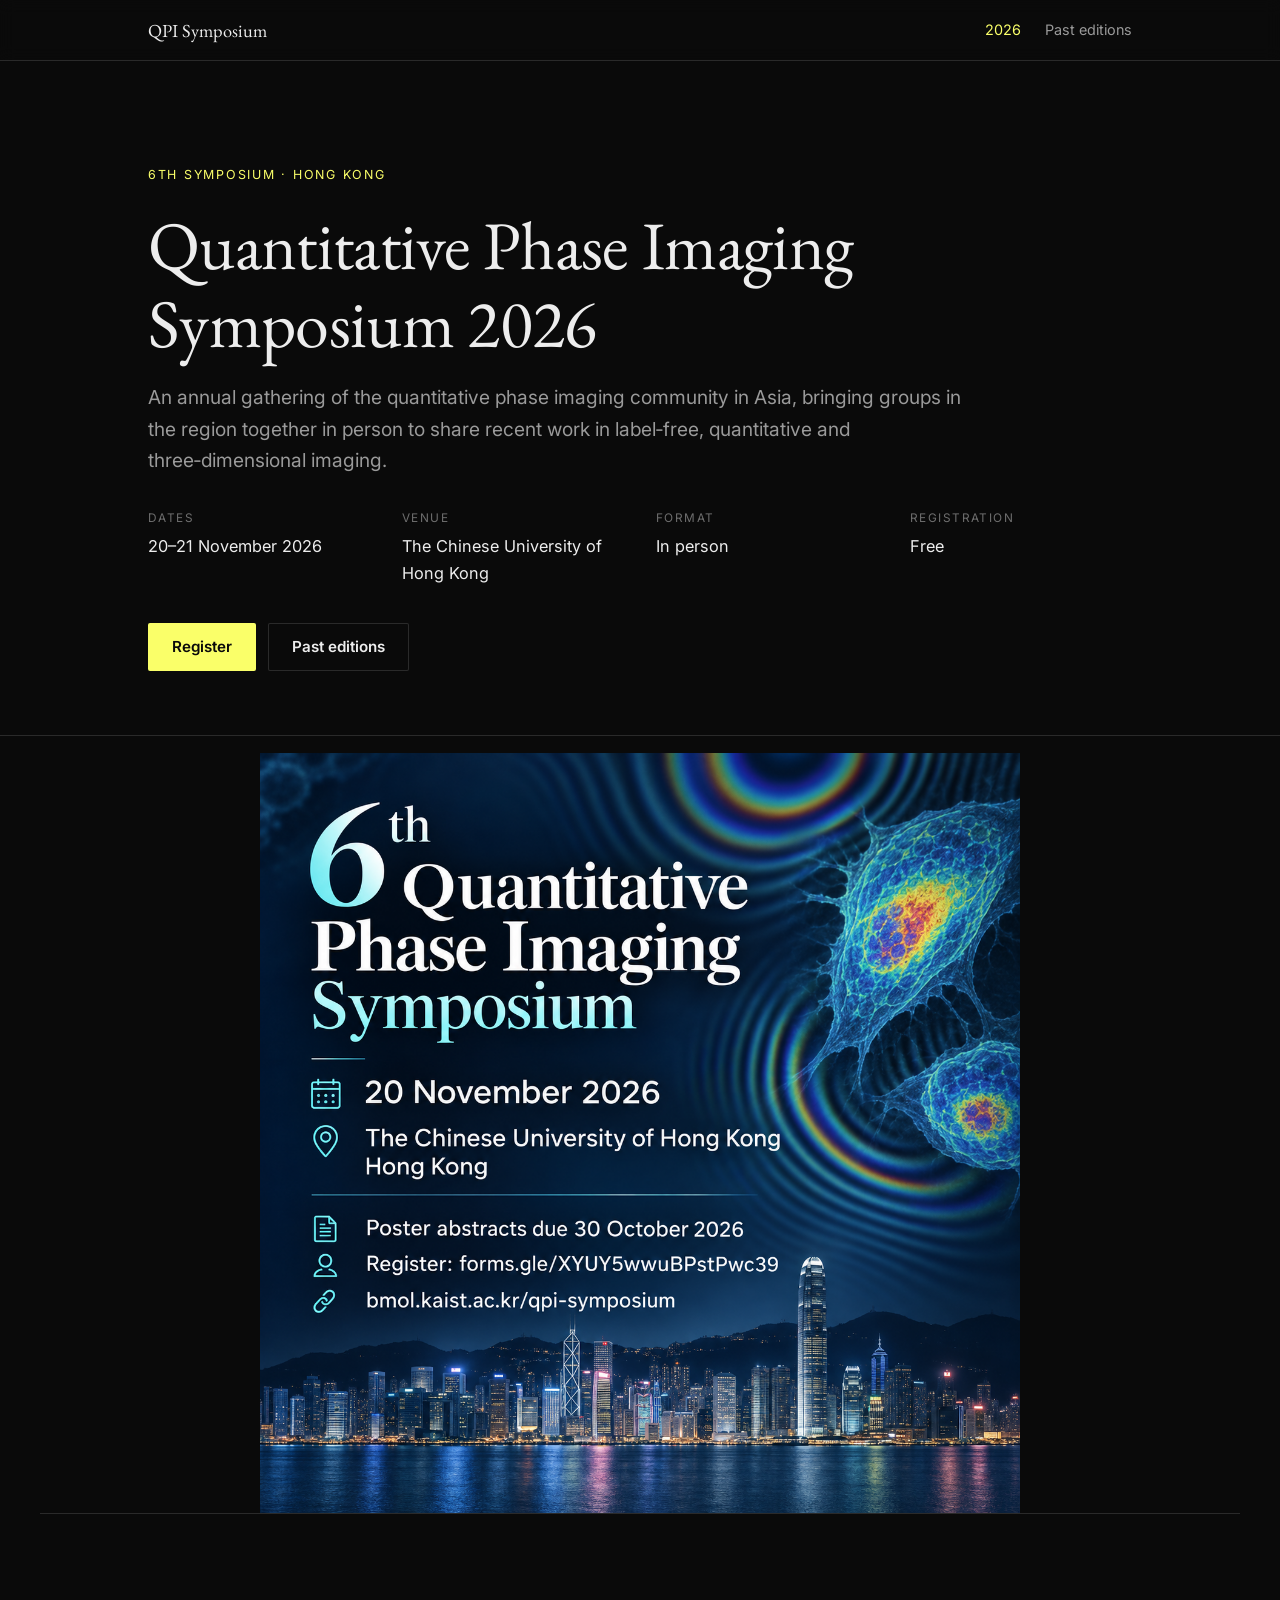
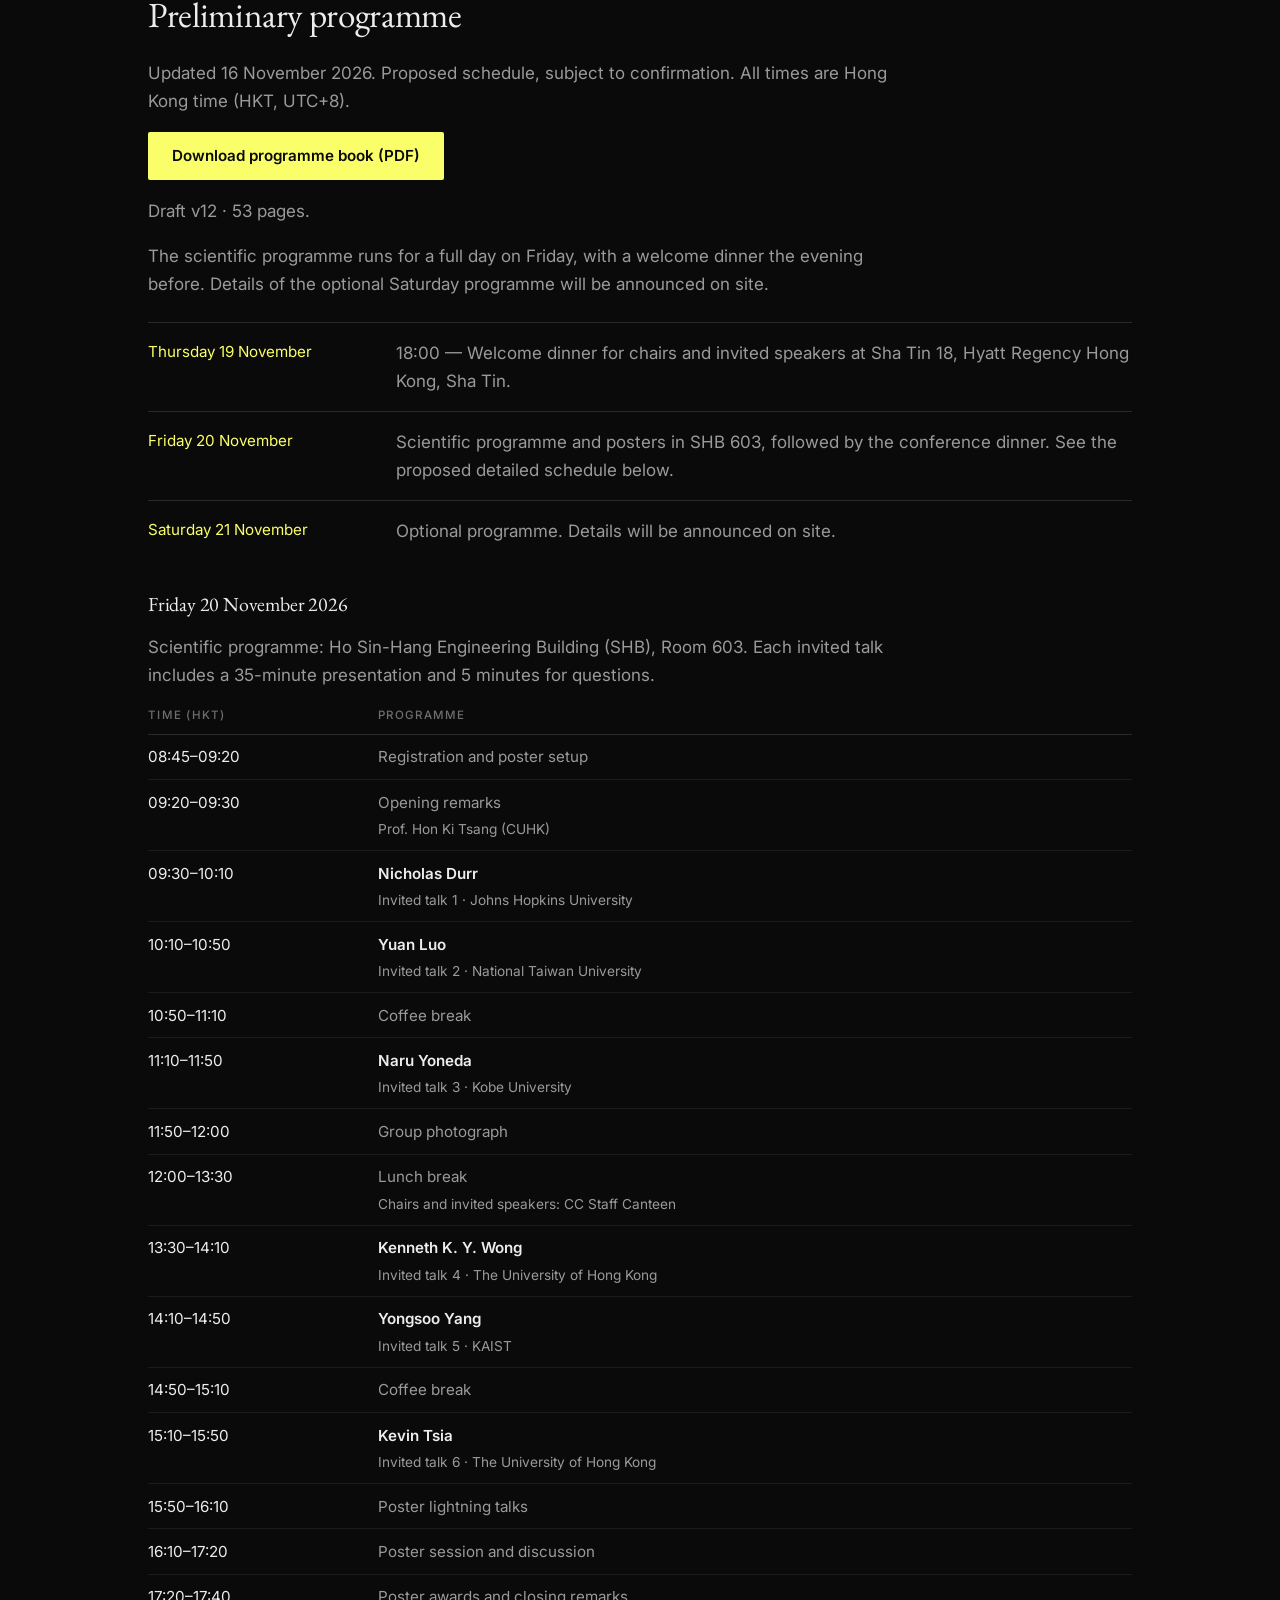
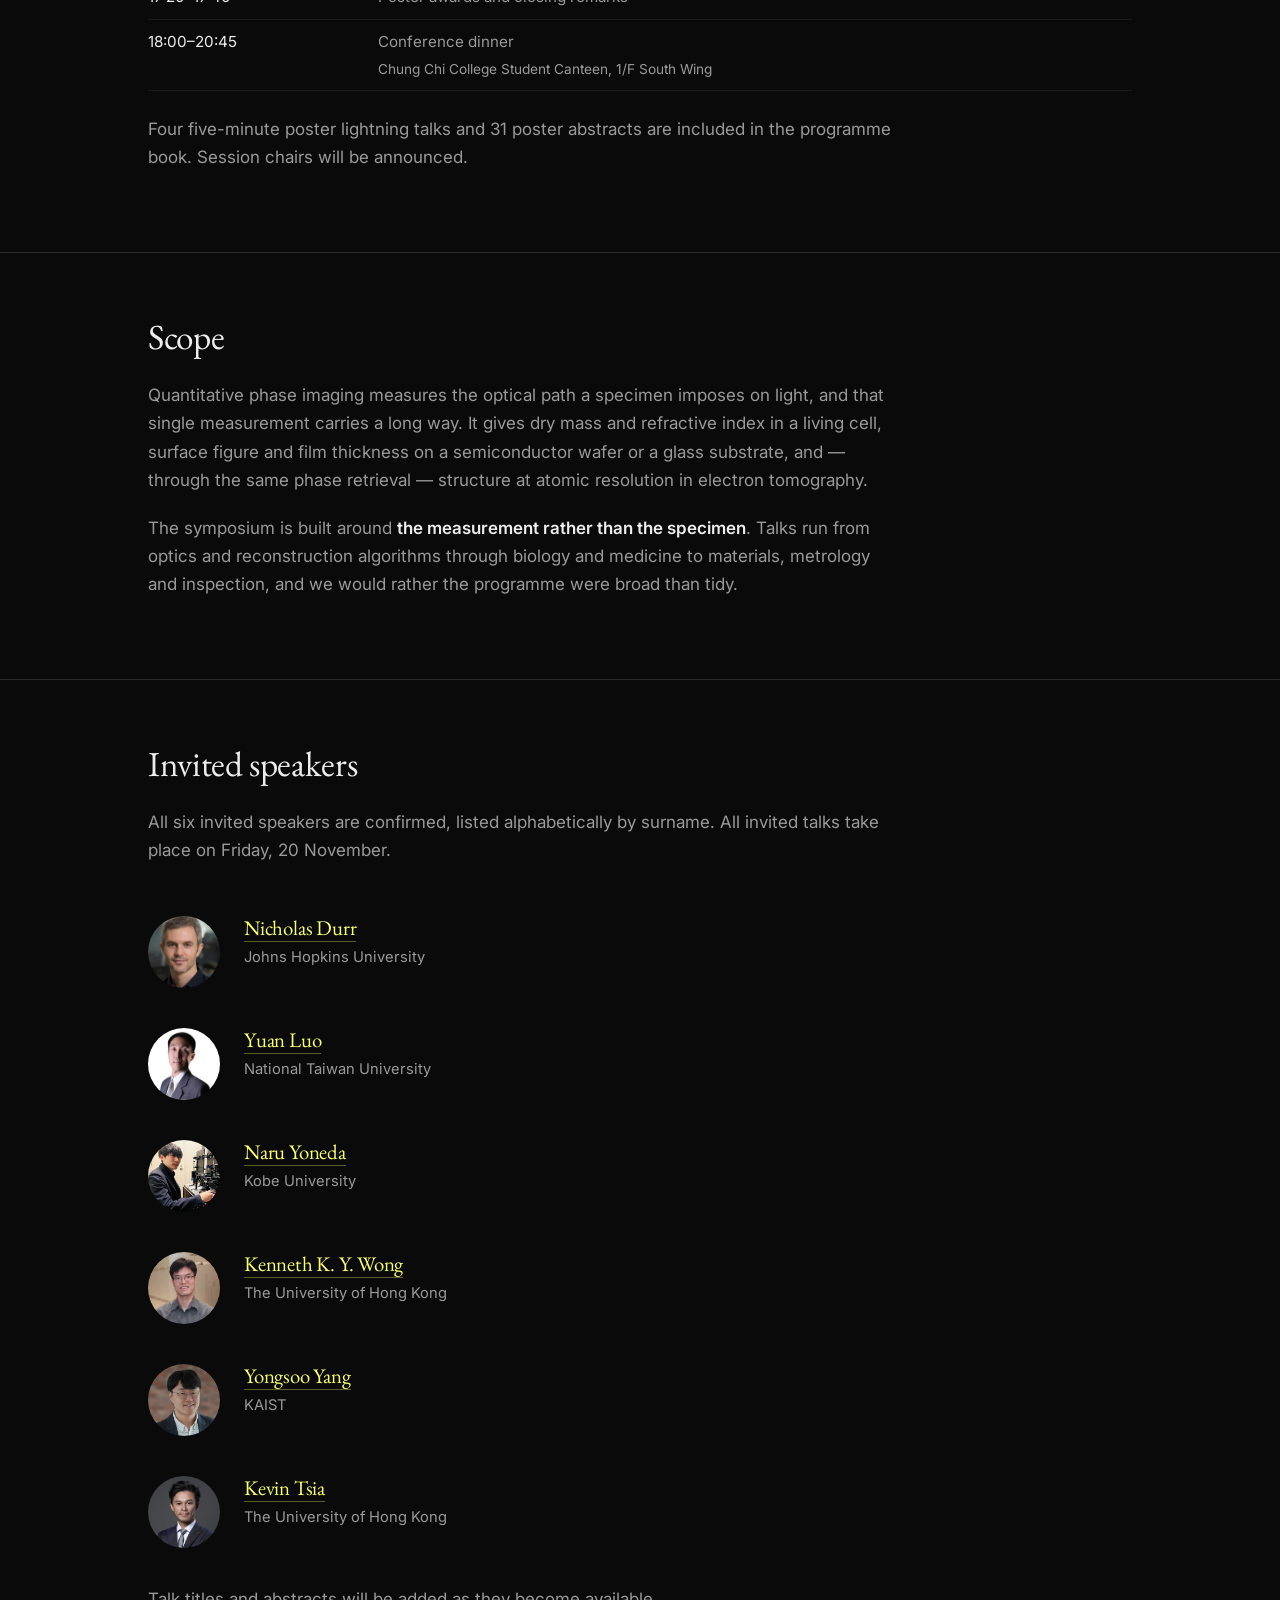
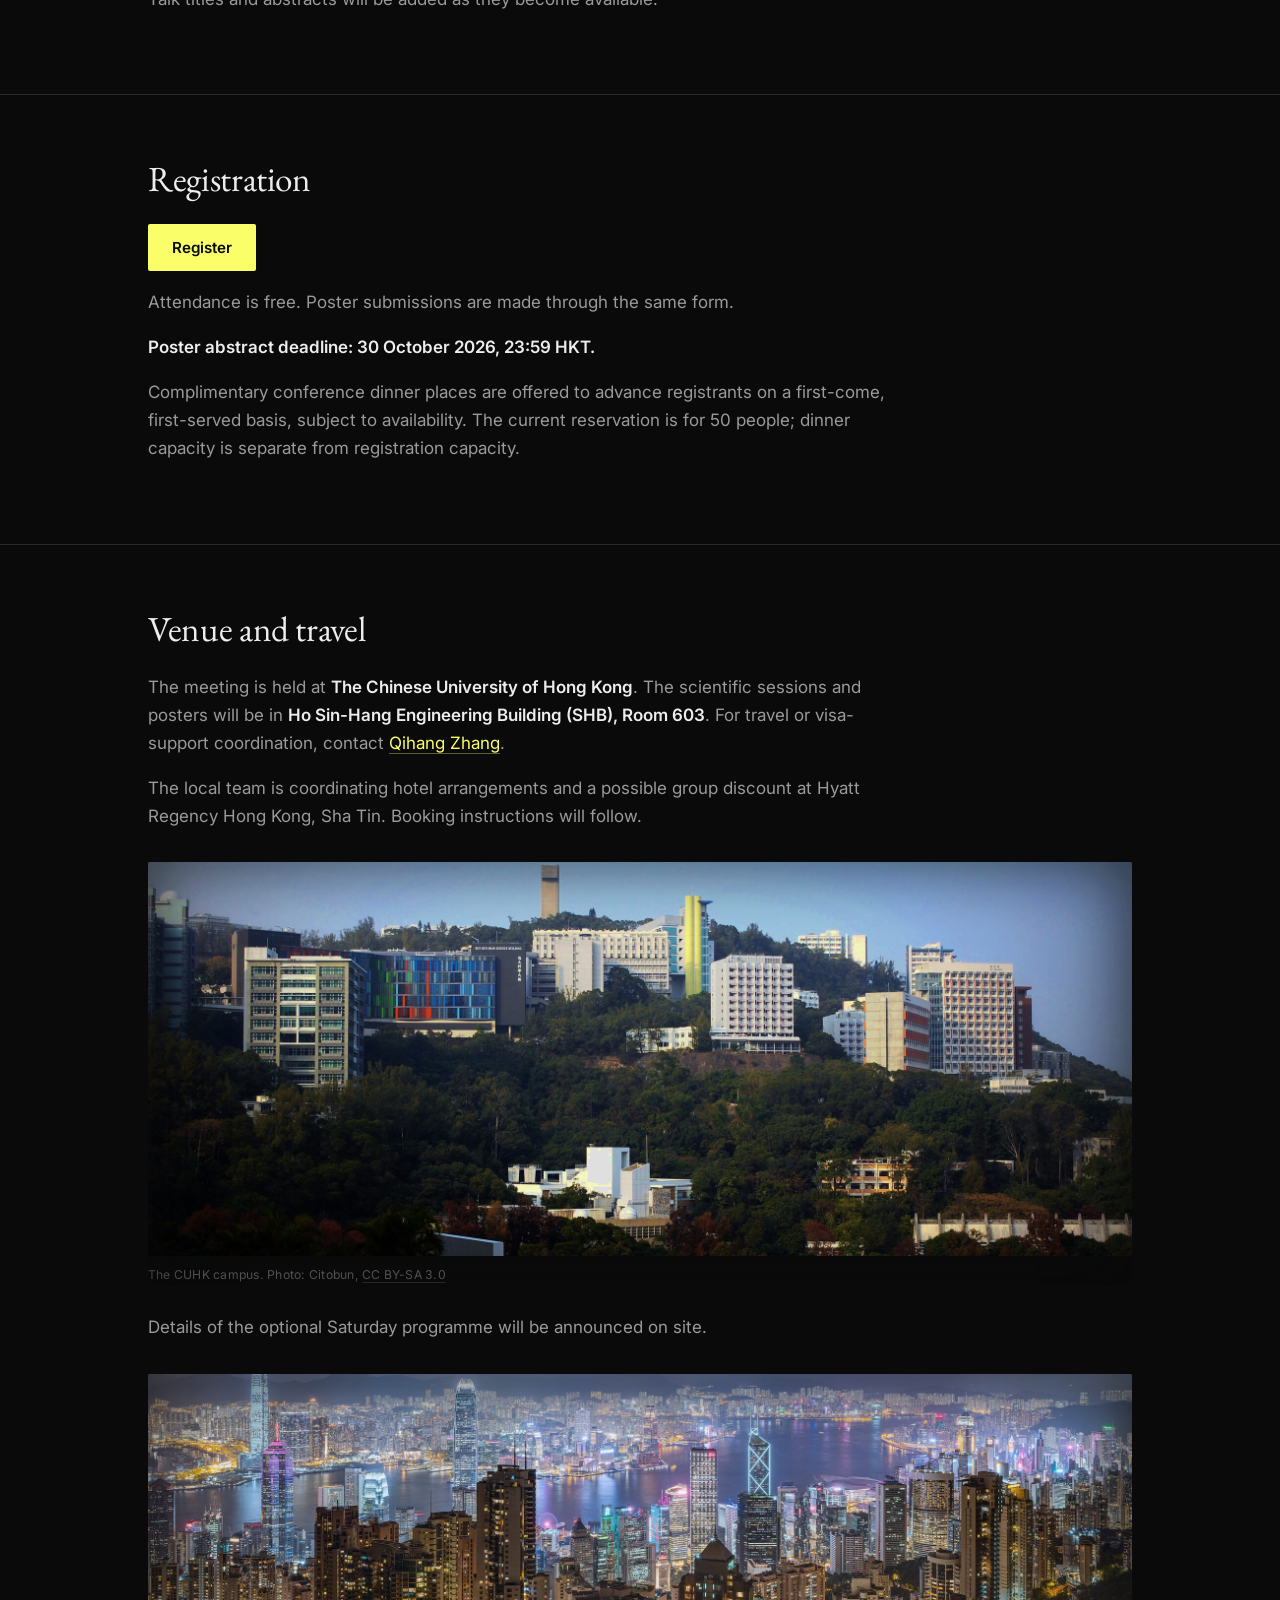
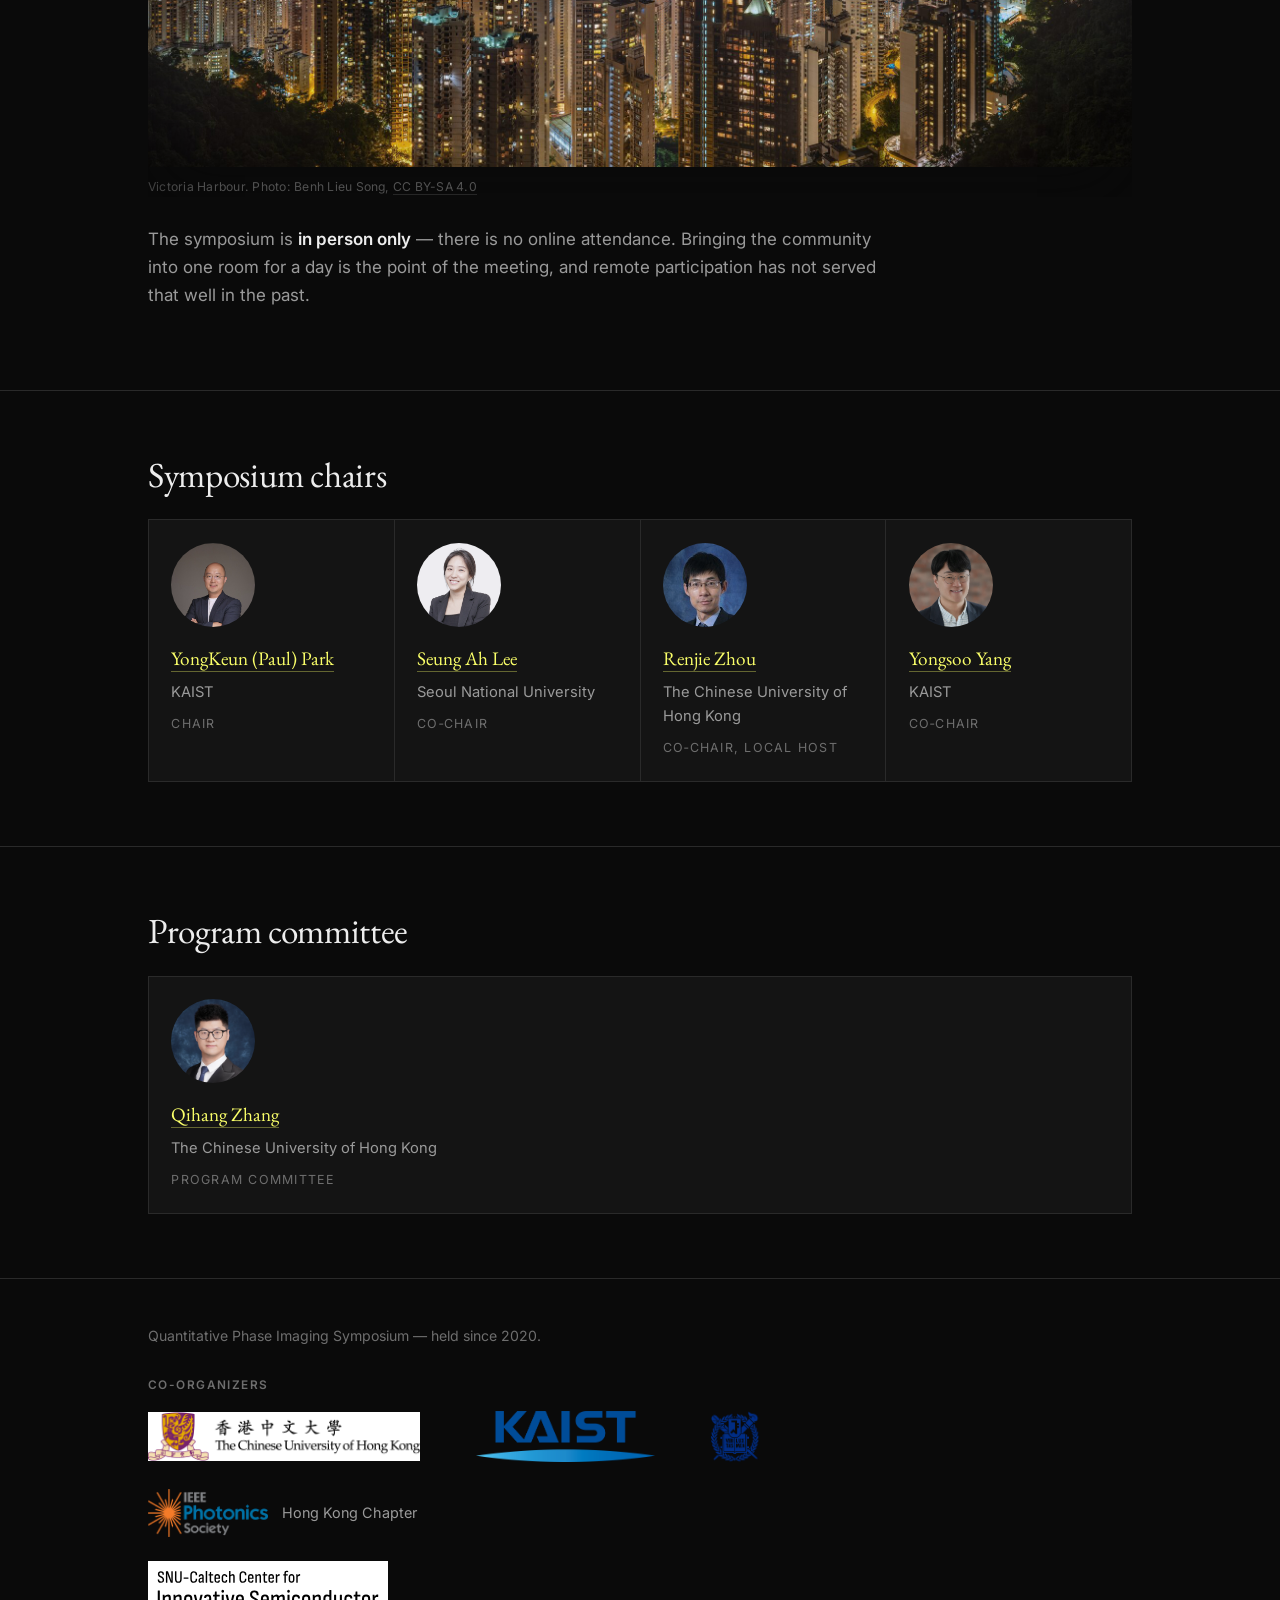
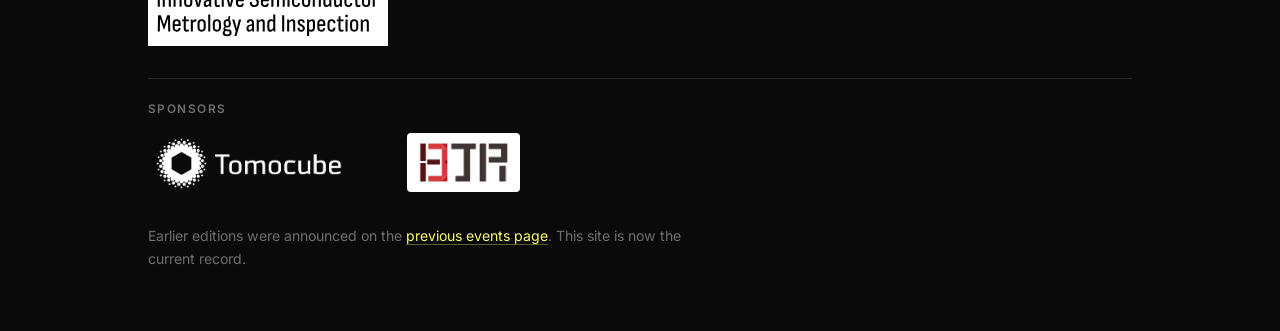
<file: index.html>
<!doctype html>
<html lang="en">
<head>
  <meta charset="utf-8">
  <meta name="viewport" content="width=device-width, initial-scale=1">
  <title>The 6th Quantitative Phase Imaging Symposium — Hong Kong, 20–21 November 2026</title>
  <meta name="description" content="The 6th Quantitative Phase Imaging Symposium, 20–21 November 2026, at The Chinese University of Hong Kong, Hong Kong.">
  <meta property="og:title" content="The 6th Quantitative Phase Imaging Symposium — Hong Kong, 20–21 November 2026">
  <meta property="og:description" content="The 6th Quantitative Phase Imaging Symposium, 20–21 November 2026, at The Chinese University of Hong Kong, Hong Kong.">
  <meta property="og:type" content="website">
  <link rel="canonical" href="https://bmolkaist.github.io/qpi-symposium/">
  <link rel="preconnect" href="https://fonts.googleapis.com">
  <link rel="preconnect" href="https://fonts.gstatic.com" crossorigin>
  <link href="https://fonts.googleapis.com/css2?family=EB+Garamond:wght@400;500&family=Inter:wght@400;500;600&display=swap" rel="stylesheet">
  <link rel="stylesheet" href="assets/css/style.css?v=20261102-programme">
</head>
<body>

<header class="topbar">
  <div class="wrap">
    <a class="brand" href="">QPI Symposium</a>
    <nav class="navlinks">
      <a href="" aria-current="page">2026</a>
      <a href="past/">Past editions</a>
    </nav>
  </div>
</header>

<div class="hero">
  <div class="wrap">
    <p class="eyebrow">6th Symposium &middot; Hong Kong</p>
    <h1>Quantitative Phase Imaging<br>Symposium 2026</h1>
    <p class="lede">An annual gathering of the quantitative phase imaging community in Asia, bringing groups in the region together in person to share recent work in label&#8209;free, quantitative and three&#8209;dimensional imaging.</p>
    <div class="facts">
      <div><div class="k">Dates</div><div class="v">20–21 November 2026</div></div>
      <div><div class="k">Venue</div><div class="v">The Chinese University of Hong Kong</div></div>
      <div><div class="k">Format</div><div class="v">In person</div></div>
      <div><div class="k">Registration</div><div class="v">Free</div></div>
    </div>
    <div class="btnrow">
      <a class="btn" href="https://forms.gle/XYUY5wwuBPstPwc39">Register</a>
      <a class="btn ghost" href="past/">Past editions</a>
    </div>
  </div>
</div>

<figure class="band poster-band">
  <img src="assets/img/qpi-symposium-poster.png" alt="Poster for the 6th Quantitative Phase Imaging Symposium, Hong Kong, 20 November 2026" width="1254" height="1254">
</figure>

<section>
  <div class="wrap">
    <h2>Preliminary programme</h2>
    <p>Updated 16 November 2026. Proposed schedule, subject to confirmation. All times are Hong Kong time (HKT, UTC+8).</p>
    <p><a class="btn" href="assets/programme/2026-11-20_QPI-Symposium_Programbook-draft_v12.pdf?rev=2" download>Download programme book (PDF)</a></p><p>Draft v12 &middot; 53 pages.</p>
    <p>The scientific programme runs for a full day on Friday, with a welcome dinner the evening before. Details of the optional Saturday programme will be announced on site.</p>
    <ul class="schedule">
      <li><div class="day">Thursday 19 November</div><div class="what">18:00 — Welcome dinner for chairs and invited speakers at Sha Tin 18, Hyatt Regency Hong Kong, Sha Tin.</div></li>
      <li><div class="day">Friday 20 November</div><div class="what">Scientific programme and posters in SHB 603, followed by the conference dinner. See the proposed detailed schedule below.</div></li>
      <li><div class="day">Saturday 21 November</div><div class="what">Optional programme. Details will be announced on site.</div></li>
    </ul>
    <h3 style="margin-top:2rem">Friday 20 November 2026</h3>
    <p>Scientific programme: Ho Sin-Hang Engineering Building (SHB), Room 603. Each invited talk includes a 35-minute presentation and 5 minutes for questions.</p>
    <div class="tablewrap">
      <table class="speakers programme">
        <thead><tr><th scope="col">Time (HKT)</th><th scope="col">Programme</th></tr></thead>
        <tbody>
<tr><td>08:45–09:20</td><td>Registration and poster setup</td></tr>
<tr><td>09:20–09:30</td><td>Opening remarks<div class="event-detail">Prof. Hon Ki Tsang (CUHK)</div></td></tr>
<tr><td>09:30–10:10</td><td><strong>Nicholas Durr</strong><div class="event-detail">Invited talk 1 · Johns Hopkins University</div></td></tr>
<tr><td>10:10–10:50</td><td><strong>Yuan Luo</strong><div class="event-detail">Invited talk 2 · National Taiwan University</div></td></tr>
<tr><td>10:50–11:10</td><td>Coffee break</td></tr>
<tr><td>11:10–11:50</td><td><strong>Naru Yoneda</strong><div class="event-detail">Invited talk 3 · Kobe University</div></td></tr>
<tr><td>11:50–12:00</td><td>Group photograph</td></tr>
<tr><td>12:00–13:30</td><td>Lunch break<div class="event-detail">Chairs and invited speakers: CC Staff Canteen</div></td></tr>
<tr><td>13:30–14:10</td><td><strong>Kenneth K. Y. Wong</strong><div class="event-detail">Invited talk 4 · The University of Hong Kong</div></td></tr>
<tr><td>14:10–14:50</td><td><strong>Yongsoo Yang</strong><div class="event-detail">Invited talk 5 · KAIST</div></td></tr>
<tr><td>14:50–15:10</td><td>Coffee break</td></tr>
<tr><td>15:10–15:50</td><td><strong>Kevin Tsia</strong><div class="event-detail">Invited talk 6 · The University of Hong Kong</div></td></tr>
<tr><td>15:50–16:10</td><td>Poster lightning talks</td></tr>
<tr><td>16:10–17:20</td><td>Poster session and discussion</td></tr>
<tr><td>17:20–17:40</td><td>Poster awards and closing remarks</td></tr>
<tr><td>18:00–20:45</td><td>Conference dinner<div class="event-detail">Chung Chi College Student Canteen, 1/F South Wing</div></td></tr>
        </tbody>
      </table>
    </div>
    <p style="margin-top:1.5rem">Four five-minute poster lightning talks and 31 poster abstracts are included in the programme book. Session chairs will be announced.</p>
  </div>
</section>

<section>
  <div class="wrap">
    <h2>Scope</h2>
    <p>Quantitative phase imaging measures the optical path a specimen imposes on light, and that single measurement carries a long way. It gives dry mass and refractive index in a living cell, surface figure and film thickness on a semiconductor wafer or a glass substrate, and — through the same phase retrieval — structure at atomic resolution in electron tomography.</p>
    <p style="margin-top:1.25rem">The symposium is built around <strong>the measurement rather than the specimen</strong>. Talks run from optics and reconstruction algorithms through biology and medicine to materials, metrology and inspection, and we would rather the programme were broad than tidy.</p>
  </div>
</section>

<section>
  <div class="wrap">
    <h2>Invited speakers</h2>
    <p>All six invited speakers are confirmed, listed alphabetically by surname. All invited talks take place on Friday, 20 November.</p>
    <ul class="speaker-list">
<li class="speaker-row"><img class="face" style="object-position:center" src="assets/img/people/nicholas-durr.jpg" alt="Nicholas Durr" loading="lazy" width="640" height="640"><div class="speaker-details"><h3><a href="https://www.bme.jhu.edu/people/faculty/nicholas-durr/" title="Profile and portrait source">Nicholas Durr</a></h3><p class="speaker-affiliation">Johns Hopkins University</p></div></li>
<li class="speaker-row"><img class="face" style="object-position:center" src="assets/img/people/yuan-luo.jpg" alt="Yuan Luo" loading="lazy" width="640" height="640"><div class="speaker-details"><h3><a href="https://phrtacp.ntu.edu.tw/about/8.htm" title="Profile and portrait source">Yuan Luo</a></h3><p class="speaker-affiliation">National Taiwan University</p></div></li>
<li class="speaker-row"><img class="face" style="object-position:center" src="assets/img/people/naru-yoneda.jpg" alt="Naru Yoneda" loading="lazy" width="640" height="640"><div class="speaker-details"><h3><a href="https://kuid-rm-web.ofc.kobe-u.ac.jp/search/detail.html?lang=en&amp;systemId=2617c36cf20f7e13520e17560c007669" title="Profile and portrait source">Naru Yoneda</a></h3><p class="speaker-affiliation">Kobe University</p></div></li>
<li class="speaker-row"><img class="face" style="object-position:center" src="assets/img/people/kenneth-wong.png" alt="Kenneth K. Y. Wong" loading="lazy" width="640" height="640"><div class="speaker-details"><h3><a href="https://www.lsr.hku.hk/member/kenneth-k-y-wong-professor-department-of-electrical-electronic-engineering/" title="Profile and portrait source">Kenneth K. Y. Wong</a></h3><p class="speaker-affiliation">The University of Hong Kong</p></div></li>
<li class="speaker-row"><img class="face" style="object-position:center" src="assets/img/people/yongsoo-yang.jpg" alt="Yongsoo Yang" loading="lazy" width="640" height="640"><div class="speaker-details"><h3><a href="https://pure.kaist.ac.kr/en/persons/yongsoo-yang/" title="Profile and portrait source">Yongsoo Yang</a></h3><p class="speaker-affiliation">KAIST</p></div></li>
<li class="speaker-row"><img class="face" style="object-position:center top" src="assets/img/people/kevin-tsia.jpg" alt="Kevin Tsia" loading="lazy" width="640" height="640"><div class="speaker-details"><h3><a href="https://ece.hku.hk/people/tsia/" title="Profile and portrait source">Kevin Tsia</a></h3><p class="speaker-affiliation">The University of Hong Kong</p></div></li>
    </ul>
    <p>Talk titles and abstracts will be added as they become available.</p>
  </div>
</section>

<section>
  <div class="wrap">
    <h2>Registration</h2>
    <p><a class="btn" href="https://forms.gle/XYUY5wwuBPstPwc39">Register</a></p><p style="margin-top:1rem">Attendance is free. Poster submissions are made through the same form.</p><p><strong>Poster abstract deadline: 30 October 2026, 23:59 HKT.</strong></p><p>Complimentary conference dinner places are offered to advance registrants on a first-come, first-served basis, subject to availability. The current reservation is for 50 people; dinner capacity is separate from registration capacity.</p>
  </div>
</section>

<section>
  <div class="wrap">
    <h2>Venue and travel</h2>
    <p>The meeting is held at <strong>The Chinese University of Hong Kong</strong>. The scientific sessions and posters will be in <strong>Ho Sin-Hang Engineering Building (SHB), Room 603</strong>. For travel or visa-support coordination, contact <a href="mailto:qhzhang@cuhk.edu.hk">Qihang Zhang</a>.</p>
    <p>The local team is coordinating hotel arrangements and a possible group discount at Hyatt Regency Hong Kong, Sha Tin. Booking instructions will follow.</p>
    <figure class="shot">
      <img src="assets/img/campus.jpg" alt="The CUHK campus on its hillside above Sha Tin" width="2000" height="800" loading="lazy">
      <figcaption>The CUHK campus. Photo: Citobun, <a href="https://creativecommons.org/licenses/by-sa/3.0/">CC BY-SA 3.0</a></figcaption>
    </figure>
    <p style="margin-top:1.75rem">Details of the optional Saturday programme will be announced on site.</p>
    <figure class="shot">
      <img src="assets/img/harbour.jpg" alt="Victoria Harbour at night" width="2000" height="800" loading="lazy">
      <figcaption>Victoria Harbour. Photo: Benh Lieu Song, <a href="https://creativecommons.org/licenses/by-sa/4.0/">CC BY-SA 4.0</a></figcaption>
    </figure>
    <p style="margin-top:1.75rem">The symposium is <strong>in person only</strong> — there is no online attendance. Bringing the community into one room for a day is the point of the meeting, and remote participation has not served that well in the past.</p>
  </div>
</section>

<section>
  <div class="wrap">
    <h2>Symposium chairs</h2>
    <div class="people">
      <div class="person"><img class="face" style="object-position:center" src="assets/img/people/yongkeun-park.jpg" alt="YongKeun (Paul) Park" loading="lazy" width="640" height="640"><div class="n"><a href="https://pure.kaist.ac.kr/en/persons/yongkeun-park/" title="Profile and portrait source">YongKeun (Paul) Park</a></div><div class="a">KAIST</div><div class="r">Chair</div></div>
      <div class="person"><img class="face" style="object-position:center" src="assets/img/people/seung-ah-lee.jpg" alt="Seung Ah Lee" loading="lazy" width="640" height="640"><div class="n"><a href="https://imaging.snu.ac.kr/team" title="Profile and portrait source">Seung Ah Lee</a></div><div class="a">Seoul National University</div><div class="r">Co&#8209;chair</div></div>
      <div class="person"><img class="face" style="object-position:center top" src="assets/img/people/renjie-zhou.jpg" alt="Renjie Zhou" loading="lazy" width="640" height="640"><div class="n"><a href="https://research.cuhk.edu.hk/en/persons/renjie-zhou/" title="Profile and portrait source">Renjie Zhou</a></div><div class="a">The Chinese University of Hong Kong</div><div class="r">Co&#8209;chair, local host</div></div>
      <div class="person"><img class="face" style="object-position:center" src="assets/img/people/yongsoo-yang.jpg" alt="Yongsoo Yang" loading="lazy" width="640" height="640"><div class="n"><a href="https://pure.kaist.ac.kr/en/persons/yongsoo-yang/" title="Profile and portrait source">Yongsoo Yang</a></div><div class="a">KAIST</div><div class="r">Co&#8209;chair</div></div>
    </div>
  </div>
</section>
<section>
  <div class="wrap">
    <h2>Program committee</h2>
    <div class="people">
      <div class="person"><img class="face" style="object-position:center" src="assets/img/people/qihang-zhang.jpg" alt="Qihang Zhang" loading="lazy" width="640" height="640"><div class="n"><a href="https://qhzhang95.github.io/" title="Profile and portrait source">Qihang Zhang</a></div><div class="a">The Chinese University of Hong Kong</div><div class="r">Program committee</div></div>
    </div>
  </div>
</section>

<footer>
  <div class="wrap">
    <p>Quantitative Phase Imaging Symposium — held since 2020.</p>
    <div class="footer-partners">
      <h2>Co-organizers</h2>
      <div class="partner-logos university-logos">
        <a class="partner-logo" href="https://www.cuhk.edu.hk/english/" aria-label="The Chinese University of Hong Kong">
          <img src="assets/img/partners/cuhk.png" alt="The Chinese University of Hong Kong">
        </a>
        <a class="partner-logo" href="https://www.kaist.ac.kr/en/" aria-label="KAIST">
          <img src="assets/img/partners/kaist.png" alt="KAIST">
        </a>
        <a class="partner-logo" href="https://en.snu.ac.kr/" aria-label="Seoul National University">
          <img src="assets/img/partners/snu.png" alt="Seoul National University">
        </a>
      </div>
      <div class="partner-logos chapter-logo">
        <a class="partner-logo" href="https://ieee.org/" aria-label="IEEE Photonics Society">
          <img src="assets/img/partners/ieee-photonics-society.png" alt="IEEE Photonics Society">
        </a>
        <span class="partner-name">Hong Kong Chapter</span>
      </div>
      <div class="partner-logos organizer-logo">
        <img src="assets/img/partners/snu-caltech-center.svg" alt="SNU-Caltech Center for Innovative Semiconductor Metrology and Inspection">
      </div>
    </div>
    <div class="footer-partners sponsor-partners">
      <h2>Sponsors</h2>
      <div class="partner-logos sponsor-logo">
        <a class="partner-logo" href="https://www.tomocube.com/" aria-label="Tomocube">
          <img src="assets/img/partners/tomocube.png" alt="Tomocube">
        </a>
        <span class="partner-logo sponsor-logo-on-white">
          <img src="assets/img/partners/bayjayray.png" alt="BayJayRay (BJR)">
        </span>
      </div>
    </div>
    <p>Earlier editions were announced on the <a href="https://bmokaist.wordpress.com/webinar/">previous events page</a>. This site is now the current record.</p>
  </div>
</footer>
</body>
</html>
</file>
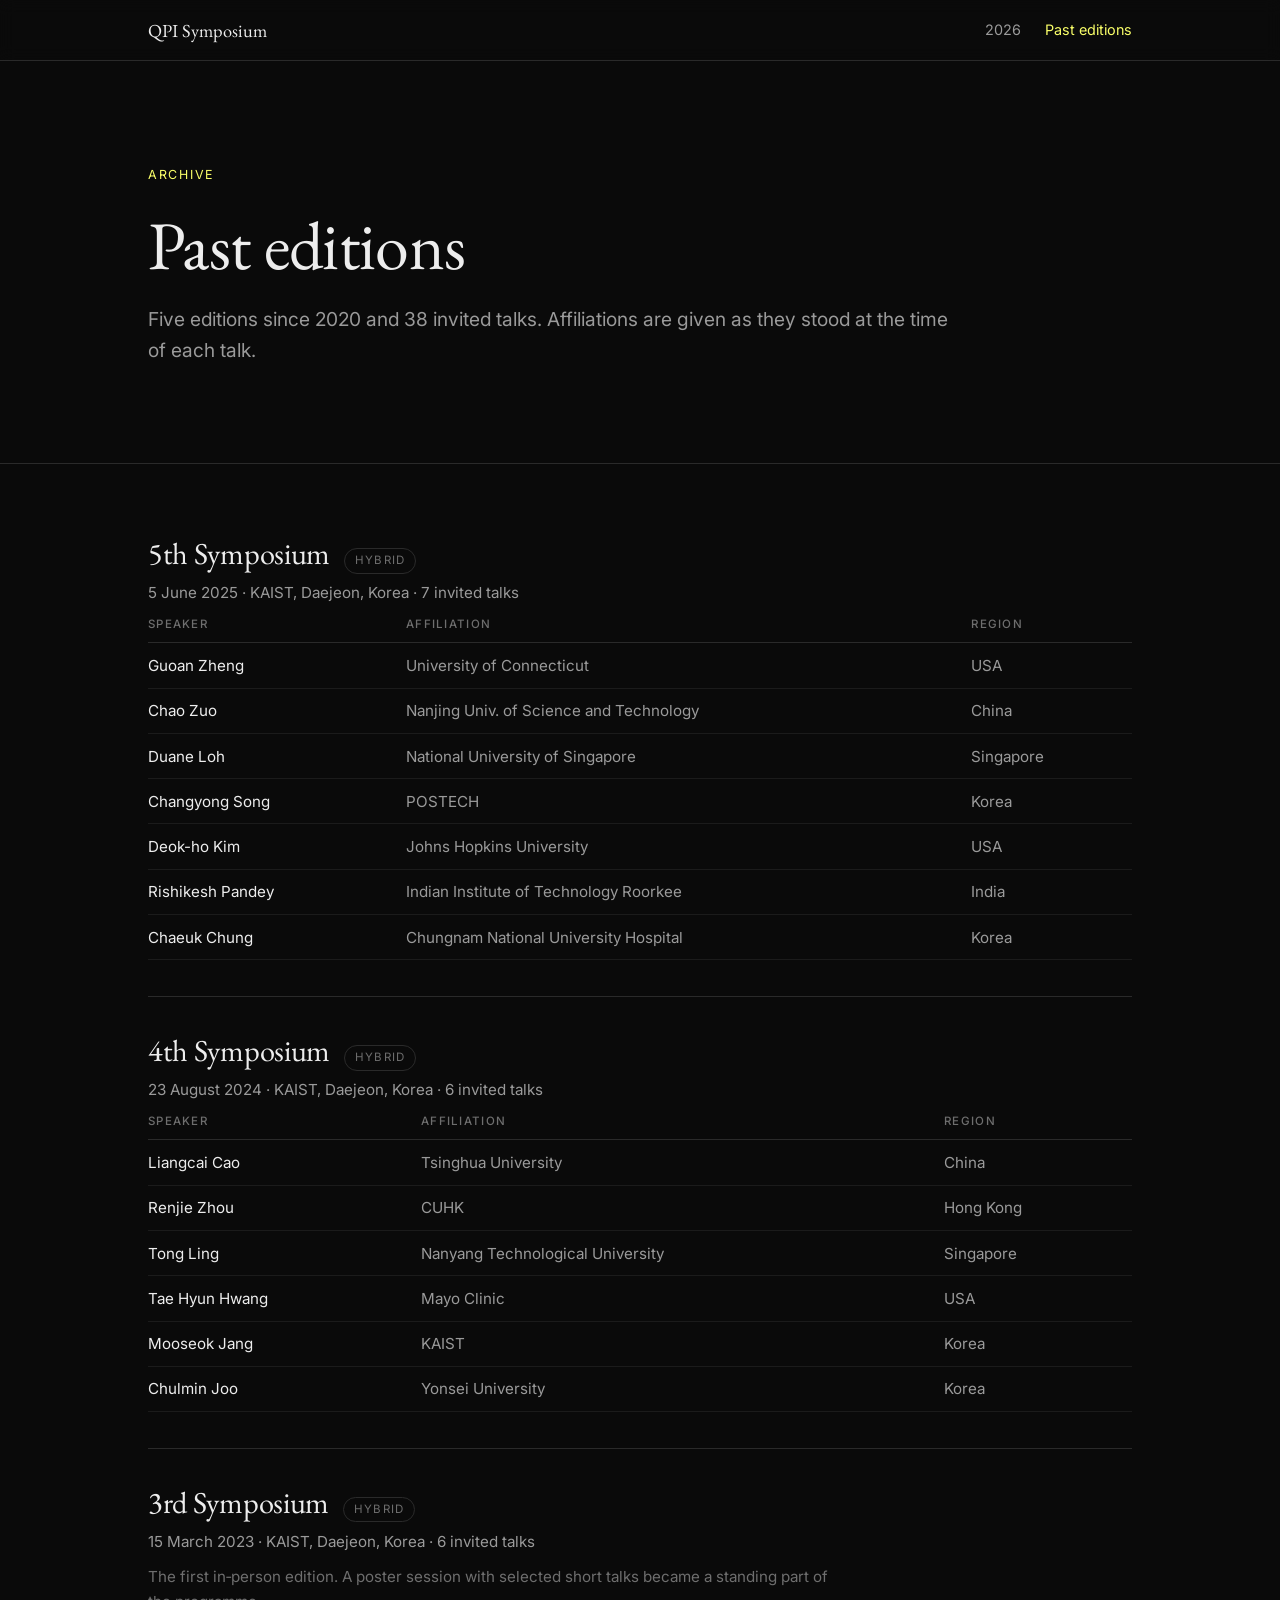
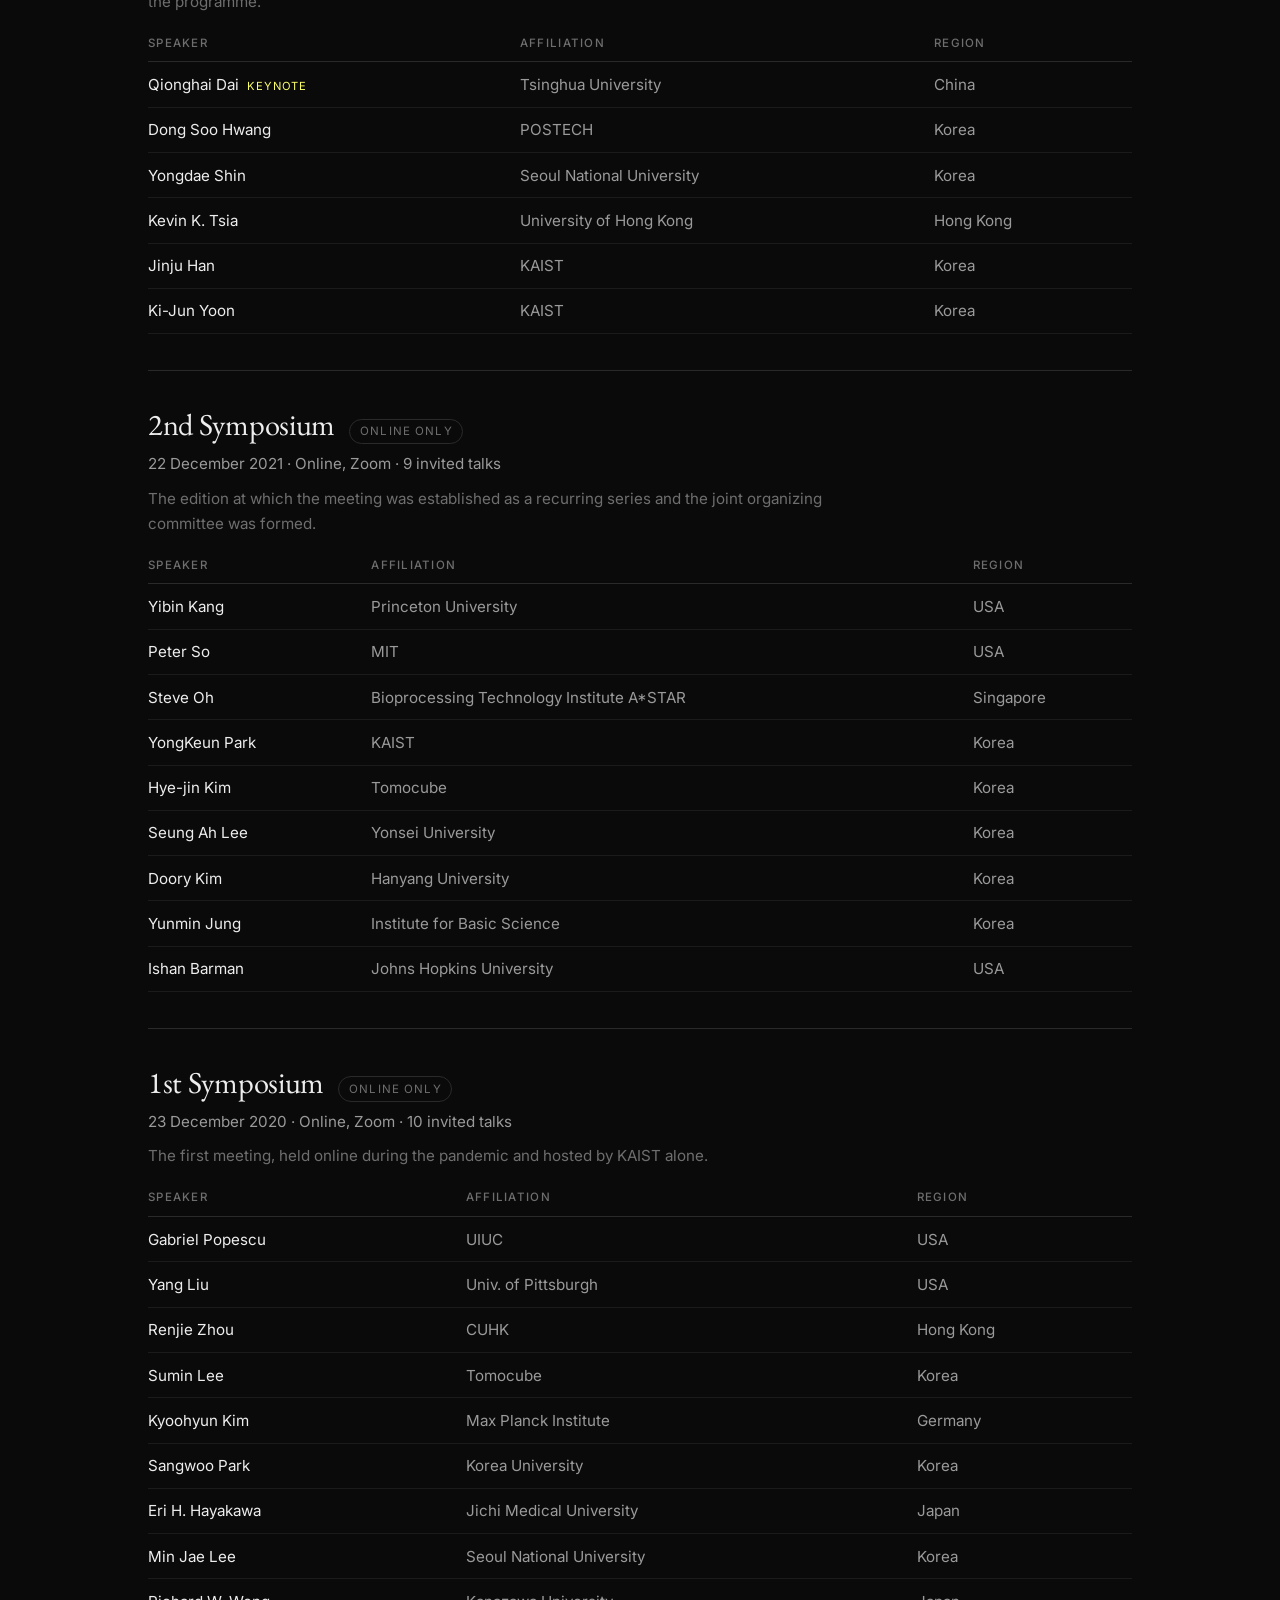
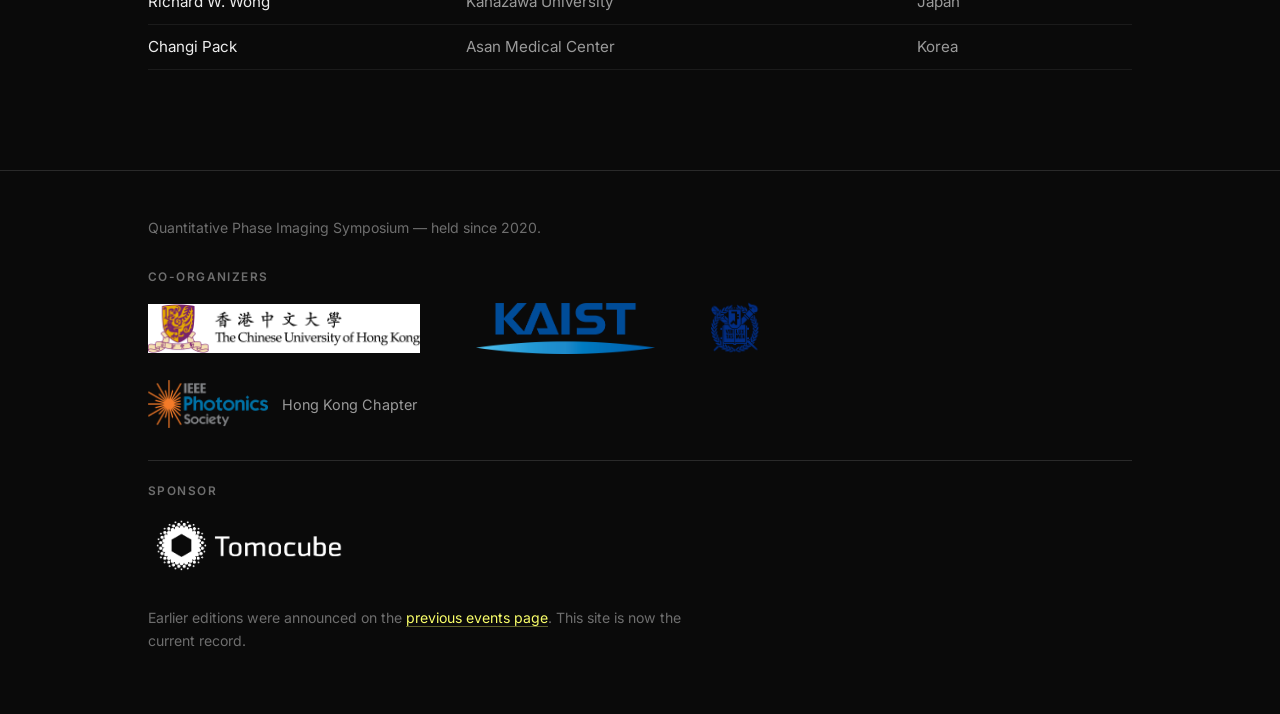
<file: past/index.html>
<!doctype html>
<html lang="en">
<head>
  <meta charset="utf-8">
  <meta name="viewport" content="width=device-width, initial-scale=1">
  <title>Past editions — QPI Symposium</title>
  <meta name="description" content="Programmes and invited speakers from every previous Quantitative Phase Imaging Symposium, from the first online workshop in 2020.">
  <meta property="og:title" content="Past editions — QPI Symposium">
  <meta property="og:description" content="Programmes and invited speakers from every previous Quantitative Phase Imaging Symposium, from the first online workshop in 2020.">
  <meta property="og:type" content="website">
  <link rel="canonical" href="https://bmolkaist.github.io/qpi-symposium/past/">
  <link rel="preconnect" href="https://fonts.googleapis.com">
  <link rel="preconnect" href="https://fonts.gstatic.com" crossorigin>
  <link href="https://fonts.googleapis.com/css2?family=EB+Garamond:wght@400;500&family=Inter:wght@400;500;600&display=swap" rel="stylesheet">
  <link rel="stylesheet" href="../assets/css/style.css">
</head>
<body>

<header class="topbar">
  <div class="wrap">
    <a class="brand" href="../">QPI Symposium</a>
    <nav class="navlinks">
      <a href="../">2026</a>
      <a href="../past/" aria-current="page">Past editions</a>
    </nav>
  </div>
</header>

<div class="hero">
  <div class="wrap">
    <p class="eyebrow">Archive</p>
    <h1>Past editions</h1>
    <p class="lede">Five editions since 2020 and 38 invited talks. Affiliations are given as they stood at the time of each talk.</p>
  </div>
</div>

<section>
  <div class="wrap">
  <article class="edition">
      <div class="edition-head">
        <h2>5th Symposium</h2>
        <span class="badge">Hybrid</span>
      </div>
      <p class="edition-meta">5 June 2025 &middot; KAIST, Daejeon, Korea &middot; 7 invited talks</p>
      <div class="tablewrap">
        <table class="speakers">
          <thead><tr><th>Speaker</th><th>Affiliation</th><th>Region</th></tr></thead>
          <tbody>
          <tr><td>Guoan Zheng</td><td>University of Connecticut</td><td>USA</td></tr>
          <tr><td>Chao Zuo</td><td>Nanjing Univ. of Science and Technology</td><td>China</td></tr>
          <tr><td>Duane Loh</td><td>National University of Singapore</td><td>Singapore</td></tr>
          <tr><td>Changyong Song</td><td>POSTECH</td><td>Korea</td></tr>
          <tr><td>Deok-ho Kim</td><td>Johns Hopkins University</td><td>USA</td></tr>
          <tr><td>Rishikesh Pandey</td><td>Indian Institute of Technology Roorkee</td><td>India</td></tr>
          <tr><td>Chaeuk Chung</td><td>Chungnam National University Hospital</td><td>Korea</td></tr>
          </tbody>
        </table>
      </div>
  </article>
  <article class="edition">
      <div class="edition-head">
        <h2>4th Symposium</h2>
        <span class="badge">Hybrid</span>
      </div>
      <p class="edition-meta">23 August 2024 &middot; KAIST, Daejeon, Korea &middot; 6 invited talks</p>
      <div class="tablewrap">
        <table class="speakers">
          <thead><tr><th>Speaker</th><th>Affiliation</th><th>Region</th></tr></thead>
          <tbody>
          <tr><td>Liangcai Cao</td><td>Tsinghua University</td><td>China</td></tr>
          <tr><td>Renjie Zhou</td><td>CUHK</td><td>Hong Kong</td></tr>
          <tr><td>Tong Ling</td><td>Nanyang Technological University</td><td>Singapore</td></tr>
          <tr><td>Tae Hyun Hwang</td><td>Mayo Clinic</td><td>USA</td></tr>
          <tr><td>Mooseok Jang</td><td>KAIST</td><td>Korea</td></tr>
          <tr><td>Chulmin Joo</td><td>Yonsei University</td><td>Korea</td></tr>
          </tbody>
        </table>
      </div>
  </article>
  <article class="edition">
      <div class="edition-head">
        <h2>3rd Symposium</h2>
        <span class="badge">Hybrid</span>
      </div>
      <p class="edition-meta">15 March 2023 &middot; KAIST, Daejeon, Korea &middot; 6 invited talks</p>
      <p class="edition-note">The first in&#8209;person edition. A poster session with selected short talks became a standing part of the programme.</p>
      <div class="tablewrap">
        <table class="speakers">
          <thead><tr><th>Speaker</th><th>Affiliation</th><th>Region</th></tr></thead>
          <tbody>
          <tr><td>Qionghai Dai<span class="kn">Keynote</span></td><td>Tsinghua University</td><td>China</td></tr>
          <tr><td>Dong Soo Hwang</td><td>POSTECH</td><td>Korea</td></tr>
          <tr><td>Yongdae Shin</td><td>Seoul National University</td><td>Korea</td></tr>
          <tr><td>Kevin K. Tsia</td><td>University of Hong Kong</td><td>Hong Kong</td></tr>
          <tr><td>Jinju Han</td><td>KAIST</td><td>Korea</td></tr>
          <tr><td>Ki-Jun Yoon</td><td>KAIST</td><td>Korea</td></tr>
          </tbody>
        </table>
      </div>
  </article>
  <article class="edition">
      <div class="edition-head">
        <h2>2nd Symposium</h2>
        <span class="badge">Online only</span>
      </div>
      <p class="edition-meta">22 December 2021 &middot; Online, Zoom &middot; 9 invited talks</p>
      <p class="edition-note">The edition at which the meeting was established as a recurring series and the joint organizing committee was formed.</p>
      <div class="tablewrap">
        <table class="speakers">
          <thead><tr><th>Speaker</th><th>Affiliation</th><th>Region</th></tr></thead>
          <tbody>
          <tr><td>Yibin Kang</td><td>Princeton University</td><td>USA</td></tr>
          <tr><td>Peter So</td><td>MIT</td><td>USA</td></tr>
          <tr><td>Steve Oh</td><td>Bioprocessing Technology Institute A*STAR</td><td>Singapore</td></tr>
          <tr><td>YongKeun Park</td><td>KAIST</td><td>Korea</td></tr>
          <tr><td>Hye-jin Kim</td><td>Tomocube</td><td>Korea</td></tr>
          <tr><td>Seung Ah Lee</td><td>Yonsei University</td><td>Korea</td></tr>
          <tr><td>Doory Kim</td><td>Hanyang University</td><td>Korea</td></tr>
          <tr><td>Yunmin Jung</td><td>Institute for Basic Science</td><td>Korea</td></tr>
          <tr><td>Ishan Barman</td><td>Johns Hopkins University</td><td>USA</td></tr>
          </tbody>
        </table>
      </div>
  </article>
  <article class="edition">
      <div class="edition-head">
        <h2>1st Symposium</h2>
        <span class="badge">Online only</span>
      </div>
      <p class="edition-meta">23 December 2020 &middot; Online, Zoom &middot; 10 invited talks</p>
      <p class="edition-note">The first meeting, held online during the pandemic and hosted by KAIST alone.</p>
      <div class="tablewrap">
        <table class="speakers">
          <thead><tr><th>Speaker</th><th>Affiliation</th><th>Region</th></tr></thead>
          <tbody>
          <tr><td>Gabriel Popescu</td><td>UIUC</td><td>USA</td></tr>
          <tr><td>Yang Liu</td><td>Univ. of Pittsburgh</td><td>USA</td></tr>
          <tr><td>Renjie Zhou</td><td>CUHK</td><td>Hong Kong</td></tr>
          <tr><td>Sumin Lee</td><td>Tomocube</td><td>Korea</td></tr>
          <tr><td>Kyoohyun Kim</td><td>Max Planck Institute</td><td>Germany</td></tr>
          <tr><td>Sangwoo Park</td><td>Korea University</td><td>Korea</td></tr>
          <tr><td>Eri H. Hayakawa</td><td>Jichi Medical University</td><td>Japan</td></tr>
          <tr><td>Min Jae Lee</td><td>Seoul National University</td><td>Korea</td></tr>
          <tr><td>Richard W. Wong</td><td>Kanazawa University</td><td>Japan</td></tr>
          <tr><td>Changi Pack</td><td>Asan Medical Center</td><td>Korea</td></tr>
          </tbody>
        </table>
      </div>
  </article>
  </div>
</section>

<footer>
  <div class="wrap">
    <p>Quantitative Phase Imaging Symposium — held since 2020.</p>
    <div class="footer-partners">
      <h2>Co-organizers</h2>
      <div class="partner-logos university-logos">
        <a class="partner-logo" href="https://www.cuhk.edu.hk/english/" aria-label="The Chinese University of Hong Kong">
          <img src="../assets/img/partners/cuhk.png" alt="The Chinese University of Hong Kong">
        </a>
        <a class="partner-logo" href="https://www.kaist.ac.kr/en/" aria-label="KAIST">
          <img src="../assets/img/partners/kaist.png" alt="KAIST">
        </a>
        <a class="partner-logo" href="https://en.snu.ac.kr/" aria-label="Seoul National University">
          <img src="../assets/img/partners/snu.png" alt="Seoul National University">
        </a>
      </div>
      <div class="partner-logos chapter-logo">
        <a class="partner-logo" href="https://ieee.org/" aria-label="IEEE Photonics Society">
          <img src="../assets/img/partners/ieee-photonics-society.png" alt="IEEE Photonics Society">
        </a>
        <span class="partner-name">Hong Kong Chapter</span>
      </div>
    </div>
    <div class="footer-partners sponsor-partners">
      <h2>Sponsor</h2>
      <div class="partner-logos sponsor-logo">
        <a class="partner-logo" href="https://www.tomocube.com/" aria-label="Tomocube">
          <img src="../assets/img/partners/tomocube.png" alt="Tomocube">
        </a>
      </div>
    </div>
    <p>Earlier editions were announced on the <a href="https://bmokaist.wordpress.com/webinar/">previous events page</a>. This site is now the current record.</p>
  </div>
</footer>
</body>
</html>
</file>
<file: assets/css/style.css>
/* QPI Symposium — shared styles
   Visual language follows the BMOL lab site: dark canvas, electric-yellow
   accent, EB Garamond display over Inter body. Deliberately standalone —
   this site does not depend on the lab site's theme or build. */

:root {
  --bg: #0a0a0a;
  --bg-raised: #141414;
  --bg-hover: #1c1c1c;
  --rule: #2a2a2a;
  --text: #ededed;
  --text-dim: #9a9a9a;
  --text-faint: #6e6e6e;
  --accent: #faff69;
  --accent-ink: #0a0a0a;
  --serif: "EB Garamond", "Hoefler Text", Georgia, serif;
  --sans: "Inter", -apple-system, BlinkMacSystemFont, "Segoe UI", sans-serif;
  --measure: 68ch;
  --pad: clamp(1.25rem, 4vw, 3rem);
}

*,
*::before,
*::after {
  box-sizing: border-box;
}

html {
  -webkit-text-size-adjust: 100%;
}

body {
  margin: 0;
  background: var(--bg);
  color: var(--text);
  font-family: var(--sans);
  font-size: 17px;
  line-height: 1.65;
  -webkit-font-smoothing: antialiased;
}

a {
  color: var(--accent);
  text-decoration: none;
  border-bottom: 1px solid rgba(250, 255, 105, 0.35);
}

a:hover {
  border-bottom-color: var(--accent);
}

h1,
h2,
h3 {
  font-family: var(--serif);
  font-weight: 400;
  line-height: 1.15;
  letter-spacing: -0.01em;
  margin: 0;
  /* Let the browser choose the break points and even out the lines. Do not
     hard-code them with &nbsp; or <br> — the right break usually depends on the
     viewport, which we do not know. The one exception is the h1, where the
     break is placed by hand so that "Quantitative Phase Imaging" stays whole;
     that is a decision about the name, not about the layout. */
  text-wrap: balance;
}

p {
  text-wrap: pretty;
}

.wrap {
  max-width: 1080px;
  margin: 0 auto;
  padding: 0 var(--pad);
}

/* ---------- top bar ---------- */

.topbar {
  border-bottom: 1px solid var(--rule);
  position: sticky;
  top: 0;
  background: rgba(10, 10, 10, 0.9);
  backdrop-filter: blur(8px);
  z-index: 10;
}

.topbar .wrap {
  display: flex;
  align-items: center;
  justify-content: space-between;
  gap: 1rem;
  min-height: 60px;
  flex-wrap: wrap;
}

.brand {
  font-family: var(--serif);
  font-size: 1.15rem;
  color: var(--text);
  border: 0;
  white-space: nowrap;
}

.navlinks {
  display: flex;
  gap: 1.5rem;
  font-size: 0.9rem;
}

.navlinks a {
  color: var(--text-dim);
  border: 0;
}

.navlinks a:hover,
.navlinks a[aria-current="page"] {
  color: var(--accent);
}

/* ---------- hero ---------- */

.hero {
  padding: clamp(3rem, 9vw, 6.5rem) 0 clamp(2.5rem, 6vw, 4rem);
  border-bottom: 1px solid var(--rule);
}

.eyebrow {
  font-size: 0.78rem;
  letter-spacing: 0.14em;
  text-transform: uppercase;
  color: var(--accent);
  margin: 0 0 1.25rem;
}

.hero h1 {
  font-size: clamp(2.4rem, 6.5vw, 4.25rem);
  margin-bottom: 1.25rem;
  /* The break is written into the markup, so balancing would fight it. On a
     narrow screen the first line still wraps on its own — <br> adds a break,
     it does not forbid others. */
  text-wrap: initial;
}

.hero .lede {
  font-size: clamp(1.05rem, 2vw, 1.2rem);
  color: var(--text-dim);
  max-width: var(--measure);
  margin: 0 0 2rem;
}

.facts {
  display: grid;
  grid-template-columns: repeat(auto-fit, minmax(180px, 1fr));
  gap: 1.5rem 2rem;
  margin: 0 0 2.25rem;
  padding: 0;
  list-style: none;
}

.facts dt,
.facts .k {
  font-size: 0.74rem;
  letter-spacing: 0.12em;
  text-transform: uppercase;
  color: var(--text-faint);
  margin-bottom: 0.3rem;
}

.facts .v {
  font-size: 1.02rem;
  color: var(--text);
}

.btn {
  display: inline-block;
  background: var(--accent);
  color: var(--accent-ink);
  font-weight: 600;
  font-size: 0.95rem;
  padding: 0.7rem 1.5rem;
  border: 0;
  border-radius: 2px;
}

.btn:hover {
  filter: brightness(1.08);
  border: 0;
}

.btn.ghost {
  background: transparent;
  color: var(--text);
  box-shadow: inset 0 0 0 1px var(--rule);
}

.btn.ghost:hover {
  box-shadow: inset 0 0 0 1px var(--accent);
  color: var(--accent);
}

.btnrow {
  display: flex;
  gap: 0.75rem;
  flex-wrap: wrap;
}

/* ---------- sections ---------- */

section {
  padding: clamp(2.5rem, 6vw, 4rem) 0;
  border-bottom: 1px solid var(--rule);
}

section:last-of-type {
  border-bottom: 0;
}

section h2 {
  font-size: clamp(1.6rem, 3.4vw, 2.2rem);
  margin-bottom: 1.5rem;
}

section p {
  max-width: var(--measure);
  color: var(--text-dim);
}

section p strong {
  color: var(--text);
  font-weight: 600;
}

/* ---------- schedule ---------- */

.schedule {
  list-style: none;
  margin: 1.5rem 0 0;
  padding: 0;
}

.schedule li {
  display: grid;
  grid-template-columns: minmax(160px, 220px) 1fr;
  gap: 1rem 1.75rem;
  padding: 1rem 0;
  border-top: 1px solid var(--rule);
}

.schedule .day {
  color: var(--accent);
  font-size: 0.95rem;
}

.schedule .what {
  color: var(--text-dim);
}

/* ---------- people ---------- */

.people {
  display: grid;
  grid-template-columns: repeat(auto-fit, minmax(240px, 1fr));
  gap: 1px;
  background: var(--rule);
  border: 1px solid var(--rule);
  margin-top: 1.5rem;
}

.person {
  background: var(--bg-raised);
  padding: 1.4rem;
}

.face {
  width: 84px;
  height: 84px;
  border-radius: 50%;
  object-fit: cover;
  display: block;
  margin-bottom: 1rem;
  filter: grayscale(0.15);
}

.face.placeholder {
  display: flex;
  align-items: center;
  justify-content: center;
  background: var(--bg-hover);
  color: var(--text-faint);
  font-family: var(--serif);
  font-size: 1.5rem;
  letter-spacing: 0.05em;
}

.person .n {
  font-family: var(--serif);
  font-size: 1.2rem;
}

.person .a {
  color: var(--text-dim);
  font-size: 0.92rem;
  margin-top: 0.35rem;
}

.person .r {
  color: var(--text-faint);
  font-size: 0.78rem;
  letter-spacing: 0.1em;
  text-transform: uppercase;
  margin-top: 0.6rem;
}

/* ---------- notice ---------- */

.notice {
  background: var(--bg-raised);
  border-left: 2px solid var(--accent);
  padding: 1.1rem 1.4rem;
  margin: 1.5rem 0 0;
  max-width: var(--measure);
  color: var(--text-dim);
}

/* ---------- archive ---------- */

.edition {
  border-top: 1px solid var(--rule);
  padding: 2.25rem 0;
}

.edition:first-of-type {
  border-top: 0;
  padding-top: 0.5rem;
}

.edition-head {
  display: flex;
  align-items: baseline;
  gap: 0.9rem;
  flex-wrap: wrap;
  margin-bottom: 0.4rem;
}

.edition-head h2 {
  font-size: clamp(1.4rem, 3vw, 1.9rem);
  margin: 0;
}

.badge {
  font-size: 0.72rem;
  letter-spacing: 0.1em;
  text-transform: uppercase;
  color: var(--text-faint);
  border: 1px solid var(--rule);
  border-radius: 999px;
  padding: 0.15rem 0.6rem;
}

.edition-meta {
  color: var(--text-dim);
  font-size: 0.95rem;
  margin: 0 0 0.6rem;
}

.edition-note {
  color: var(--text-faint);
  font-size: 0.95rem;
  max-width: var(--measure);
  margin: 0 0 1.25rem;
}

table.speakers {
  width: 100%;
  border-collapse: collapse;
  font-size: 0.95rem;
}

table.speakers th {
  text-align: left;
  font-family: var(--sans);
  font-weight: 500;
  font-size: 0.72rem;
  letter-spacing: 0.11em;
  text-transform: uppercase;
  color: var(--text-faint);
  padding: 0 0.9rem 0.55rem 0;
  border-bottom: 1px solid var(--rule);
}

table.speakers td {
  padding: 0.6rem 0.9rem 0.6rem 0;
  border-bottom: 1px solid rgba(42, 42, 42, 0.55);
  vertical-align: top;
}

table.speakers td:first-child {
  color: var(--text);
  white-space: nowrap;
}

table.speakers td:nth-child(2),
table.speakers td:nth-child(3) {
  color: var(--text-dim);
}

.kn {
  color: var(--accent);
  font-size: 0.7rem;
  letter-spacing: 0.08em;
  text-transform: uppercase;
  margin-left: 0.5rem;
}

.tablewrap {
  overflow-x: auto;
}

.programme strong {
  color: var(--text);
  font-weight: 600;
}

.programme .event-detail {
  margin-top: 0.2rem;
  font-size: 0.9em;
}

/* ---------- footer ---------- */

footer {
  border-top: 1px solid var(--rule);
  padding: 2.5rem 0 3.5rem;
  color: var(--text-faint);
  font-size: 0.88rem;
}

footer p {
  margin: 0.3rem 0;
  max-width: var(--measure);
}

.footer-partners {
  margin: 2rem 0;
}

.footer-partners h2 {
  color: var(--text-faint);
  font-family: var(--sans);
  font-size: 0.74rem;
  font-weight: 600;
  letter-spacing: 0.12em;
  margin: 0 0 1rem;
  text-transform: uppercase;
}

.partner-logos {
  align-items: center;
  display: flex;
  flex-wrap: wrap;
  gap: clamp(1.5rem, 5vw, 3.5rem);
}

.partner-logo {
  align-items: center;
  border: 0;
  display: inline-flex;
  justify-content: center;
}

.partner-logo img {
  display: block;
  height: auto;
  max-height: 3.2rem;
  max-width: min(15rem, 34vw);
  object-fit: contain;
  width: auto;
}

.university-logos .partner-logo:first-child img {
  max-width: min(17rem, 38vw);
}

.university-logos .partner-logo:last-child img {
  max-height: 3.5rem;
}

.chapter-logo {
  gap: 0.85rem;
  margin-top: 1.5rem;
}

.chapter-logo img {
  max-height: 3rem;
  max-width: min(13rem, 40vw);
}

.organizer-logo {
  margin-top: 1.5rem;
}

.organizer-logo img {
  display: block;
  height: auto;
  width: min(15rem, 100%);
}

.partner-name {
  color: var(--text-dim);
  font-size: 0.9rem;
}

.sponsor-partners {
  border-top: 1px solid var(--rule);
  padding-top: 1.5rem;
}

.sponsor-logo img {
  max-height: 3.7rem;
  max-width: min(14rem, 48vw);
}

.sponsor-logo-on-white {
  background: #fff;
  border-radius: 0.25rem;
}

@media (max-width: 620px) {
  .schedule li {
    grid-template-columns: 1fr;
    gap: 0.3rem;
  }
}

/* ---------- imagery ----------
   Photographs sit on a black canvas, so each one is wrapped in a figure that
   fades its edges into the background rather than ending on a hard line.
   Credits are required for the CC BY-SA images and are part of the markup. */

.shot {
  margin: 2rem 0 0;
  position: relative;
}

.shot img {
  display: block;
  width: 100%;
  height: auto;
  border-radius: 2px;
}

.shot::after {
  content: "";
  position: absolute;
  inset: 0;
  pointer-events: none;
  border-radius: 2px;
  box-shadow: inset 0 0 60px 12px rgba(10, 10, 10, 0.55);
}

.shot figcaption {
  margin-top: 0.6rem;
  font-size: 0.76rem;
  color: var(--text-faint);
  letter-spacing: 0.02em;
}

.shot figcaption a {
  color: var(--text-faint);
  border-bottom-color: rgba(154, 154, 154, 0.3);
}

.shot figcaption a:hover {
  color: var(--text-dim);
}

/* Full-bleed band under the hero */
.band {
  position: relative;
  line-height: 0;
  border-bottom: 1px solid var(--rule);
}

.band img {
  width: 100%;
  height: clamp(180px, 26vw, 340px);
  object-fit: cover;
  display: block;
}

/* The event poster is square and contains text; preserve its full dimensions. */
.poster-band {
  background: var(--bg);
}

.poster-band img {
  width: min(100%, 760px);
  height: auto;
  object-fit: contain;
  margin: 0 auto;
}

.band::after {
  content: "";
  position: absolute;
  inset: 0;
  pointer-events: none;
  background: linear-gradient(
    to bottom,
    rgba(10, 10, 10, 0.75) 0%,
    rgba(10, 10, 10, 0.15) 45%,
    rgba(10, 10, 10, 0.6) 100%
  );
}

.poster-band::after {
  display: none;
}

.band .credit {
  position: absolute;
  right: var(--pad);
  bottom: 0.5rem;
  font-size: 0.7rem;
  line-height: 1.4;
  color: rgba(237, 237, 237, 0.45);
}

/* Invited speakers: open rows allow titles to grow without card constraints. */
.speaker-list { list-style: none; padding: 0; margin: 2rem 0 0; }
.speaker-row { display: flex; align-items: flex-start; gap: 1.5rem; padding: 1.25rem 0; }
.speaker-row .face { flex: 0 0 72px; width: 72px; height: 72px; margin: 0; }
.speaker-details { min-width: 0; }
.speaker-details h3 { font-family: var(--serif); font-size: 1.3rem; font-weight: 400; margin: 0; }
.speaker-details .speaker-affiliation { color: var(--text-dim); font-size: .92rem; margin: .3rem 0 0; }
.speaker-details .speaker-title { margin: .7rem 0 0; font-size: 1.08rem; overflow-wrap: anywhere; }
@media (max-width: 620px) {
  .speaker-row { gap: 1rem; }
  .speaker-row .face { flex-basis: 52px; width: 52px; height: 52px; }
}
</file>
